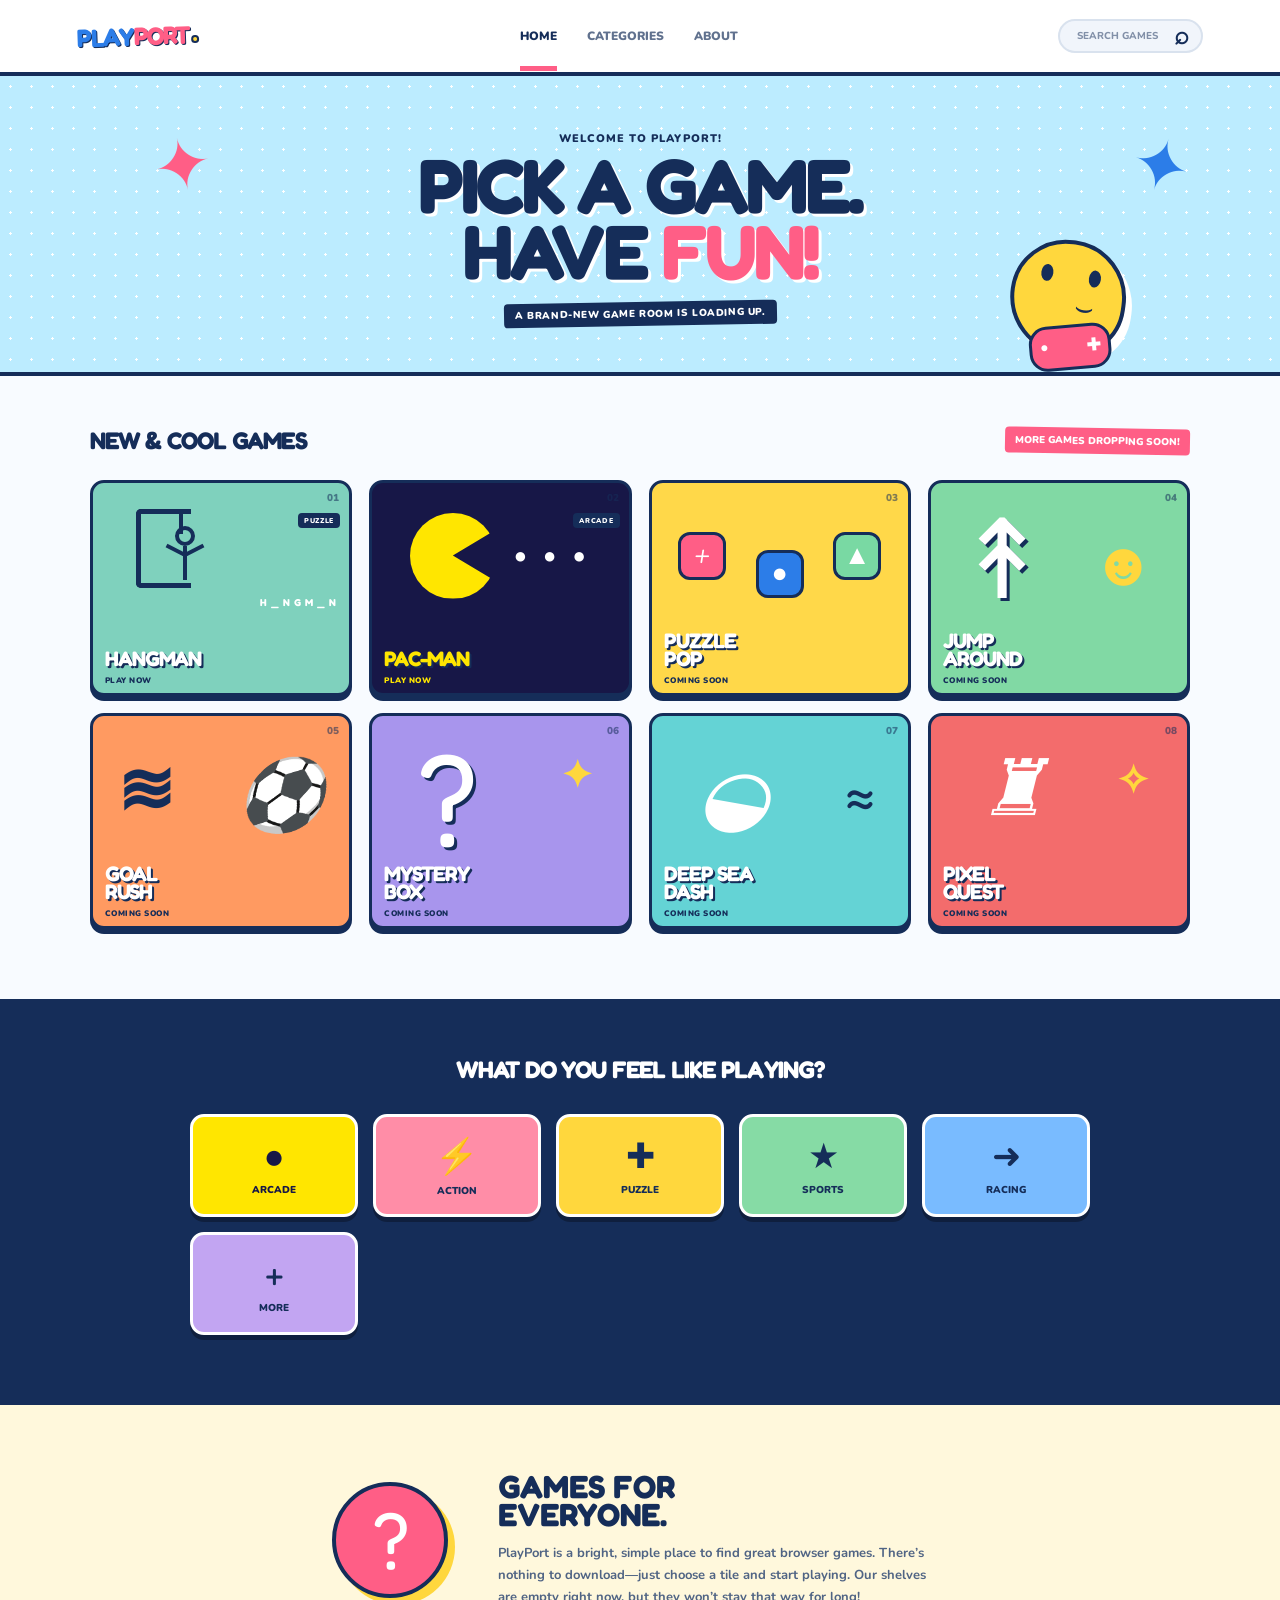
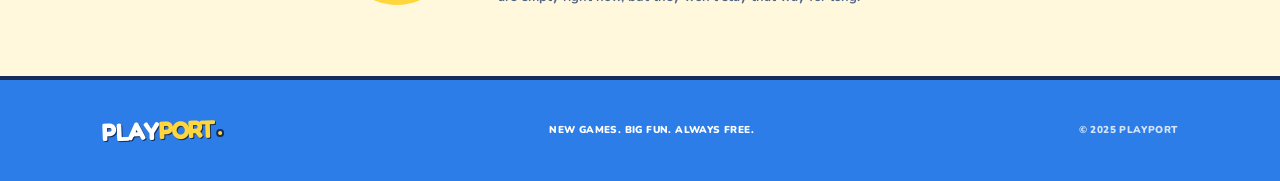
<file: index.html>
<!doctype html>
<html lang="en">
  <head>
    <meta charset="UTF-8" />
    <meta name="viewport" content="width=device-width, initial-scale=1.0" />
    <meta
      name="description"
      content="PlayPort is a colorful home for free browser games."
    />
    <title>PlayPort — Free Games</title>
    <link rel="preconnect" href="https://fonts.googleapis.com" />
    <link rel="preconnect" href="https://fonts.gstatic.com" crossorigin />
    <link
      href="https://fonts.googleapis.com/css2?family=Fredoka:wght@400;500;600;700&family=Nunito:wght@500;700;800;900&display=swap"
      rel="stylesheet"
    />
    <link rel="stylesheet" href="styles.css" />
  </head>
  <body>
    <!-- Site navigation -->
    <header class="topbar">
      <a class="logo" href="#top" aria-label="PlayPort home"
        ><span>PLAY</span><b>PORT</b><i></i
      ></a>
      <nav aria-label="Main navigation">
        <a class="selected" href="#games">HOME</a
        ><a href="#categories">CATEGORIES</a><a href="#about">ABOUT</a>
      </nav>
      <button class="search" type="button" aria-label="Search games">
        <span>SEARCH GAMES</span><b>⌕</b>
      </button>
    </header>
    <main id="top">
      <!-- Intro banner -->
      <section class="welcome" aria-labelledby="welcome-title">
        <div class="burst burst-left" aria-hidden="true">✦</div>
        <div>
          <p>WELCOME TO PLAYPORT!</p>
          <h1 id="welcome-title">PICK A GAME.<br />HAVE <em>FUN!</em></h1>
          <span class="under-title">A BRAND-NEW GAME ROOM IS LOADING UP.</span>
        </div>
        <div class="mascot" aria-hidden="true">
          <div class="face"><i></i><i></i><b>⌣</b></div>
          <span class="controller">● <b>✚</b></span>
        </div>
        <div class="burst burst-right" aria-hidden="true">✦</div>
      </section>

      <!-- Game library: add new game cards inside this grid -->
      <section class="game-area" id="games" aria-labelledby="games-title">
        <div class="area-heading">
          <h2 id="games-title">NEW &amp; COOL GAMES</h2>
          <span>MORE GAMES DROPPING SOON!</span>
        </div>
        <div class="game-grid">
          <a
            class="game-card card-hangman"
            id="hangman"
            href="https://hangman-game-sijv.onrender.com/"
            aria-label="Play Hangman"
          >
            <div class="card-number">01</div>
            <span class="game-badge">PUZZLE</span>
            <div class="card-art art-hangman" aria-hidden="true">
              <span class="gallows"></span>
              <i class="hang-head"></i>
              <b class="hang-body"></b>
              <em>H _ N G M _ N</em>
            </div>
            <h3>HANGMAN</h3>
            <p>PLAY NOW</p>
          </a>
          <a class="game-card card-pacman" href="games/pacman/index.html" aria-label="Play Pac-Man">
  <div class="card-number">02</div><span class="game-badge">ARCADE</span>
  <div class="card-art art-pacman" aria-hidden="true"><i></i><b>● ● ●</b></div>
  <h3>PAC-MAN</h3><p>PLAY NOW</p>
</a>
          <article class="game-card card-yellow">
            <div class="card-number">03</div>
            <div class="card-art art-puzzle">
              <i>+</i><b>●</b><span>▲</span>
            </div>
            <h3>PUZZLE<br />POP</h3>
            <p>COMING SOON</p>
          </article>
          <article class="game-card card-green">
            <div class="card-number">04</div>
            <div class="card-art art-jump"><i>↟</i><b>☻</b></div>
            <h3>JUMP<br />AROUND</h3>
            <p>COMING SOON</p>
          </article>
          <article class="game-card card-orange">
            <div class="card-number">05</div>
            <div class="card-art art-sport"><i>⚽</i><b>≋</b></div>
            <h3>GOAL<br />RUSH</h3>
            <p>COMING SOON</p>
          </article>
          <article class="game-card card-purple">
            <div class="card-number">06</div>
            <div class="card-art art-mystery"><i>?</i><b>✦</b></div>
            <h3>MYSTERY<br />BOX</h3>
            <p>COMING SOON</p>
          </article>
          <article class="game-card card-teal">
            <div class="card-number">07</div>
            <div class="card-art art-fish"><i>◒</i><b>≈</b></div>
            <h3>DEEP SEA<br />DASH</h3>
            <p>COMING SOON</p>
          </article>
          <article class="game-card card-red">
            <div class="card-number">08</div>
            <div class="card-art art-quest"><i>♜</i><b>✧</b></div>
            <h3>PIXEL<br />QUEST</h3>
            <p>COMING SOON</p>
          </article>
        </div>
      </section>

      <!-- Game categories -->
      <section
        class="category-section"
        id="categories"
        aria-labelledby="category-title"
      >
        <h2 id="category-title">WHAT DO YOU FEEL LIKE PLAYING?</h2>
        <div class="categories">
<a class="category cat-arcade" href="arcade.html"><span>●</span>ARCADE</a>
          <a class="category cat-action" href="action.html"
            ><span>⚡</span>ACTION</a
          >
          <a class="category cat-puzzle" href="puzzle.html"
            ><span>✚</span>PUZZLE</a
          >
          <a class="category cat-sport" href="sports.html"
            ><span>★</span>SPORTS</a
          >
          <a class="category cat-racing" href="racing.html"
            ><span>➜</span>RACING</a
          >
          <a class="category cat-more" href="more.html"><span>+</span>MORE</a>
        </div>
      </section>

      <!-- Site description -->
      <section class="about" id="about">
        <div class="info-orb" aria-hidden="true">?</div>
        <div>
          <h2>GAMES FOR<br />EVERYONE.</h2>
          <p>
            PlayPort is a bright, simple place to find great browser games.
            There’s nothing to download—just choose a tile and start playing.
            Our shelves are empty right now, but they won’t stay that way for
            long!
          </p>
        </div>
      </section>
    </main>

    <!-- Site footer -->
    <footer>
      <a class="logo" href="#top"><span>PLAY</span><b>PORT</b><i></i></a>
      <p>NEW GAMES. BIG FUN. ALWAYS FREE.</p>
      <small>© 2025 PLAYPORT</small>
    </footer>
  </body>
</html>
</file>
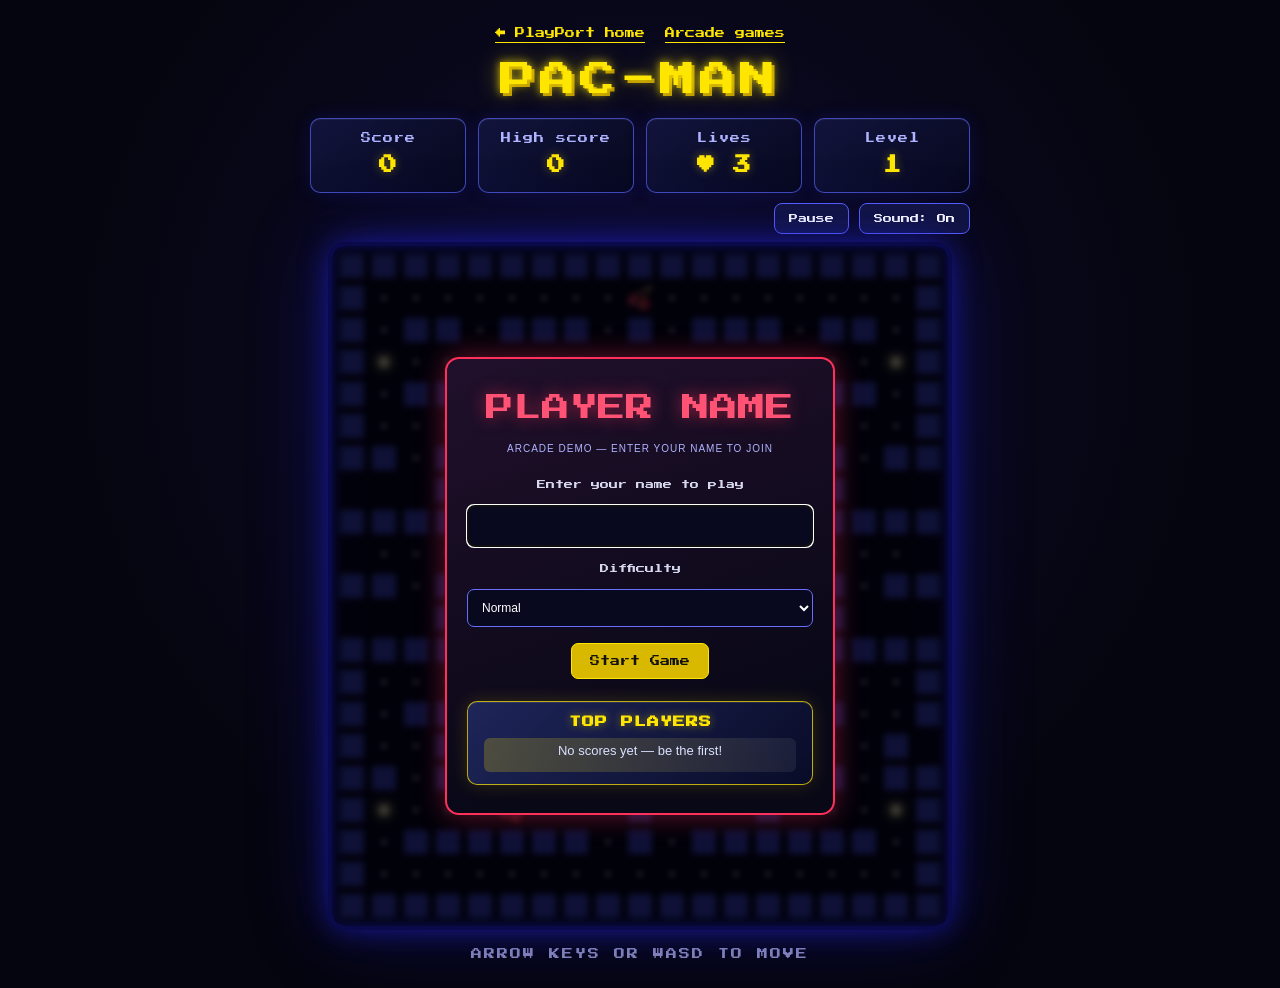
<file: games/pacman/index.html>
<!DOCTYPE html>
<html lang="en">
<head>
    <meta charset="UTF-8">
    <meta name="viewport" content="width=device-width, initial-scale=1.0">
    <title>Pac-Man</title>
    <link rel="icon" href="data:image/svg+xml,%3Csvg xmlns='http://www.w3.org/2000/svg' viewBox='0 0 32 32'%3E%3Ccircle cx='16' cy='16' r='15' fill='%23ffe600'/%3E%3Cpath d='M16 16 30 8a16 16 0 0 0 0 16z' fill='%2305050f'/%3E%3C/svg%3E">
    <link rel="stylesheet" href="pacman.css?v=auto-release-20261026">
    <script src="pacman-audio.js?v=auto-release-20261026"></script>
    <script src="pacman.js?v=auto-release-20261026"></script>
</head>
<body>
    <nav class="playport-nav" aria-label="PlayPort navigation"><a href="../../index.html">← PlayPort home</a><a href="../../arcade.html">Arcade games</a></nav>
    <main class="game-shell">
        <section class="hud" aria-label="Game status">
            <div class="hud-item"><span class="hud-label">Score</span><strong id="score">0</strong></div>
            <div class="hud-item"><span class="hud-label">High score</span><strong id="high-score">0</strong></div>
            <div class="hud-item"><span class="hud-label">Lives</span><strong id="lives">3</strong></div>
            <div class="hud-item"><span class="hud-label">Level</span><strong id="level">1</strong></div>
        </section>
        <div class="game-controls">
            <button id="pause-button" type="button">Pause</button>
            <button id="sound-button" type="button" aria-pressed="true">Sound: On</button>
        </div>
        <div class="board-wrap">
            <canvas id="board"></canvas>
            <div id="start-screen" class="game-over start-screen" aria-live="polite">
                <form id="start-form" class="game-over-card">
                    <p class="game-over-kicker">PLAYER NAME</p>
                    <p class="attract-hint">ARCADE DEMO — ENTER YOUR NAME TO JOIN</p>
                    <label class="name-label" for="player-name">Enter your name to play</label>
                    <input id="player-name" name="playerName" maxlength="16" autocomplete="nickname" required>
                    <label class="name-label" for="difficulty">Difficulty</label>
                    <select id="difficulty" name="difficulty">
                        <option value="easy">Easy</option>
                        <option value="normal" selected>Normal</option>
                        <option value="hard">Hard</option>
                    </select>
                    <button class="start-button" type="submit">Start Game</button>
                    <section class="leaderboard" aria-label="Top high scores">
                        <h2>TOP PLAYERS</h2>
                        <ol id="leaderboard-list"></ol>
                    </section>
                </form>
            </div>
            <div id="ready-overlay" class="ready-overlay" hidden>READY!</div>
            <div id="intermission-overlay" class="game-over intermission-overlay" aria-live="polite" hidden>
                <div class="game-over-card">
                    <p class="game-over-kicker">COFFEE BREAK</p>
                    <p id="intermission-caption" class="restart-hint">LEVEL COMPLETE</p>
                    <div class="intermission-scene" aria-hidden="true"><span class="scene-pacman">●</span><span class="scene-ghost">●</span></div>
                </div>
            </div>
            <div id="kill-screen" class="game-over kill-screen" aria-live="assertive" hidden>
                <div class="game-over-card">
                    <p class="game-over-kicker">LEVEL 256</p>
                    <p class="final-score">MAZE CORRUPTION</p>
                    <p class="restart-hint">The arcade cabinet has reached its infamous kill screen.</p>
                </div>
            </div>
            <div id="game-over" class="game-over" aria-live="polite" hidden>
                <div class="game-over-card">
                    <p class="game-over-kicker">GAME OVER</p>
                    <p class="final-score">Score <strong id="final-score">0</strong></p>
                    <p class="restart-hint">Level <span id="final-level">1</span></p>
                    <p class="restart-hint">Press any key to play again</p>
                </div>
            </div>
        </div>
        <nav class="touch-controls" aria-label="Touch movement controls">
            <button type="button" data-direction="U" aria-label="Move up">▲</button>
            <div><button type="button" data-direction="L" aria-label="Move left">◀</button><button type="button" data-direction="D" aria-label="Move down">▼</button><button type="button" data-direction="R" aria-label="Move right">▶</button></div>
        </nav>
    </main>
</body>
</html>
</file>
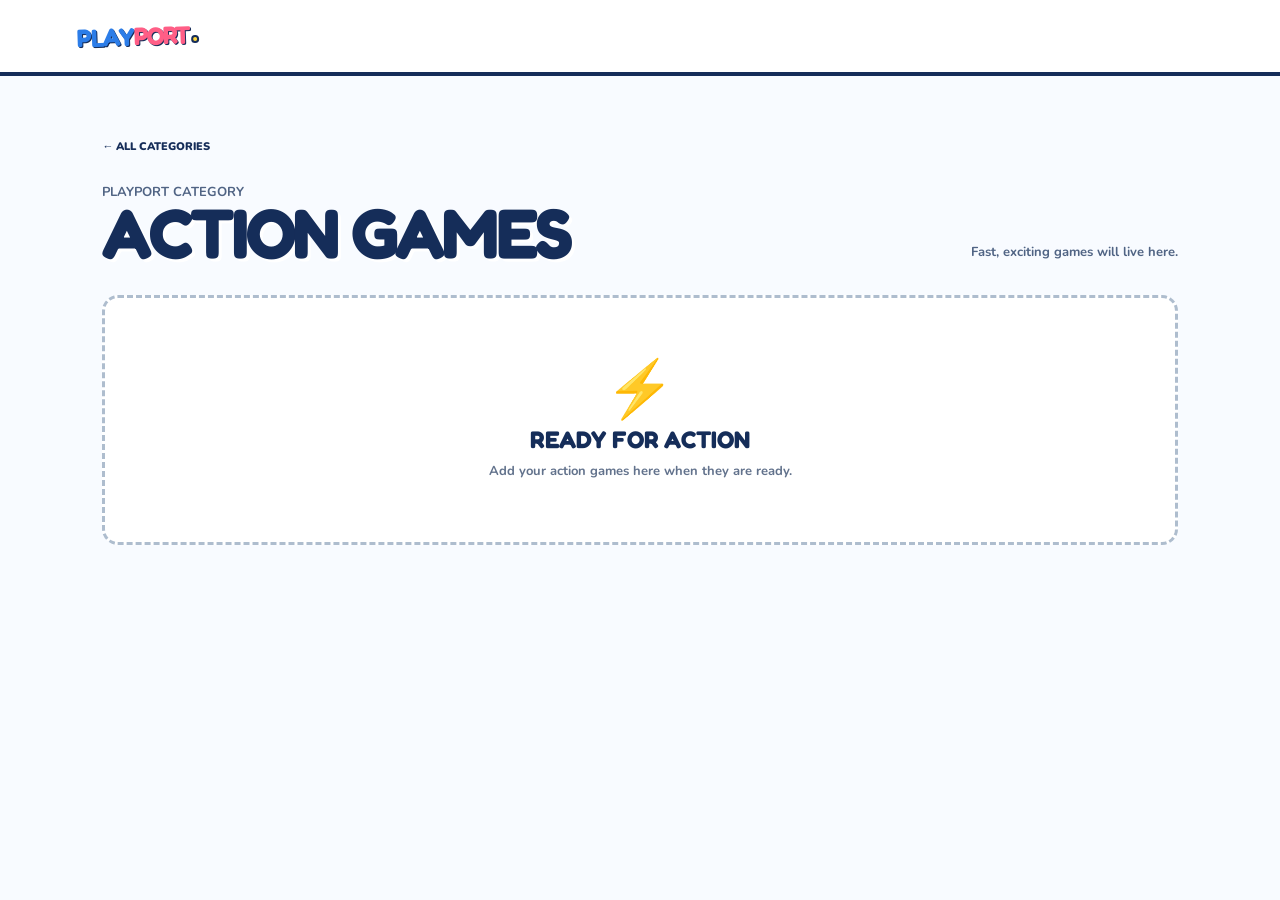
<file: action.html>
<!doctype html>
<html lang="en">
  <head>
    <meta charset="UTF-8" />
    <meta name="viewport" content="width=device-width, initial-scale=1.0" />
    <title>Action Games — PlayPort</title>
    <link rel="preconnect" href="https://fonts.googleapis.com" />
    <link rel="preconnect" href="https://fonts.gstatic.com" crossorigin />
    <link
      href="https://fonts.googleapis.com/css2?family=Fredoka:wght@400;500;600;700&family=Nunito:wght@500;700;800;900&display=swap"
      rel="stylesheet"
    />
    <link rel="stylesheet" href="styles.css" />
  </head>
  <body>
    <header class="topbar">
      <a class="logo" href="index.html"><span>PLAY</span><b>PORT</b><i></i></a>
    </header>
    <main class="category-page">
      <a class="back-link" href="index.html#categories">← ALL CATEGORIES</a>
      <div class="category-page__heading">
        <div>
          <p>PLAYPORT CATEGORY</p>
          <h1>ACTION GAMES</h1>
        </div>
        <p>Fast, exciting games will live here.</p>
      </div>
      <section class="empty-category">
        <div>
          <span>⚡</span>
          <h2>READY FOR ACTION</h2>
          <p>Add your action games here when they are ready.</p>
        </div>
      </section>
    </main>
  </body>
</html>
</file>
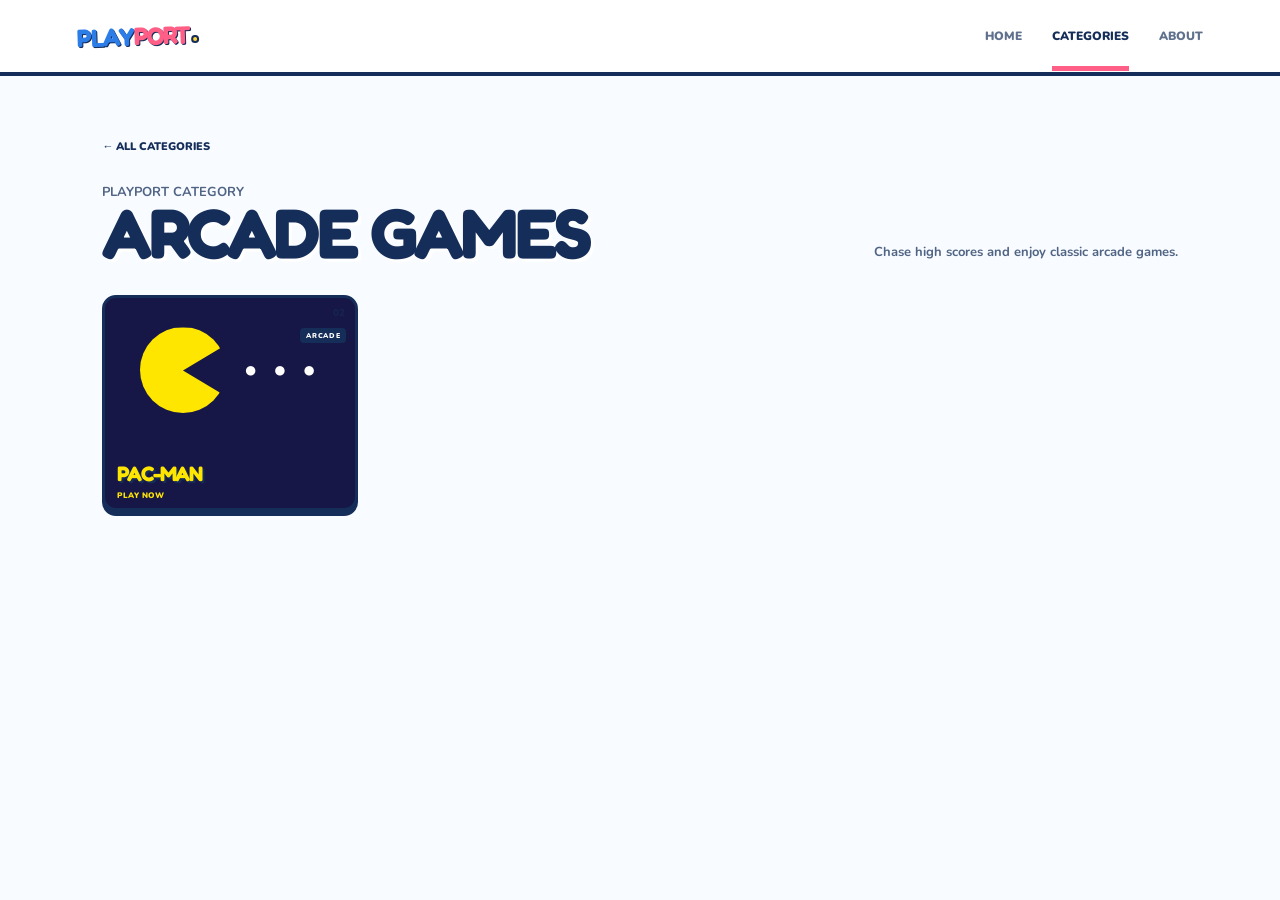
<file: arcade.html>
<!doctype html>
<html lang="en">
  <head>
    <meta charset="UTF-8" />
    <meta name="viewport" content="width=device-width, initial-scale=1.0" />
    <meta name="description" content="Arcade games on PlayPort." />
    <title>Arcade Games — PlayPort</title>
    <link rel="preconnect" href="https://fonts.googleapis.com" />
    <link rel="preconnect" href="https://fonts.gstatic.com" crossorigin />
    <link
      href="https://fonts.googleapis.com/css2?family=Fredoka:wght@400;500;600;700&family=Nunito:wght@500;700;800;900&display=swap"
      rel="stylesheet"
    />
    <link rel="stylesheet" href="styles.css" />
  </head>
  <body>
    <header class="topbar">
      <a class="logo" href="index.html" aria-label="PlayPort home"
        ><span>PLAY</span><b>PORT</b><i></i
      ></a>
      <nav aria-label="Main navigation">
        <a href="index.html">HOME</a
        ><a class="selected" href="arcade.html">CATEGORIES</a
        ><a href="index.html#about">ABOUT</a>
      </nav>
    </header>
    <main class="category-page">
      <a class="back-link" href="index.html#categories">← ALL CATEGORIES</a>
      <div class="category-page__heading">
        <div>
          <p>PLAYPORT CATEGORY</p>
          <h1>ARCADE GAMES</h1>
        </div>
        <p>Chase high scores and enjoy classic arcade games.</p>
      </div>
      <div class="game-grid">
<a class="game-card card-pacman" href="games/pacman/index.html" aria-label="Play Pac-Man">
  <div class="card-number">02</div><span class="game-badge">ARCADE</span>
  <div class="card-art art-pacman" aria-hidden="true"><i></i><b>● ● ●</b></div>
  <h3>PAC-MAN</h3><p>PLAY NOW</p>
</a>
</div>
    </main>
  </body>
</html>
</file>
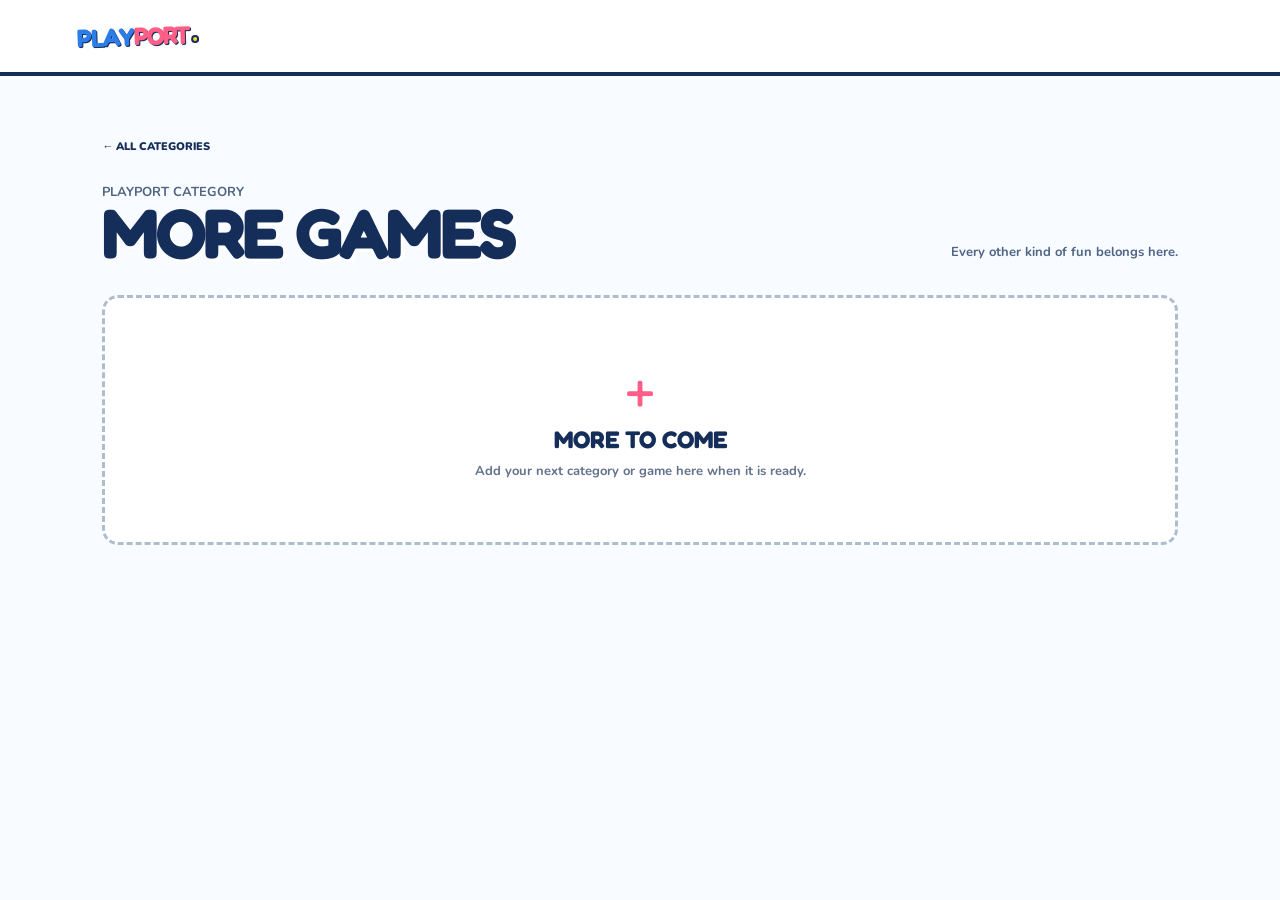
<file: more.html>
<!doctype html>
<html lang="en">
  <head>
    <meta charset="UTF-8" />
    <meta name="viewport" content="width=device-width, initial-scale=1.0" />
    <title>More Games — PlayPort</title>
    <link rel="preconnect" href="https://fonts.googleapis.com" />
    <link rel="preconnect" href="https://fonts.gstatic.com" crossorigin />
    <link
      href="https://fonts.googleapis.com/css2?family=Fredoka:wght@400;500;600;700&family=Nunito:wght@500;700;800;900&display=swap"
      rel="stylesheet"
    />
    <link rel="stylesheet" href="styles.css" />
  </head>
  <body>
    <header class="topbar">
      <a class="logo" href="index.html"><span>PLAY</span><b>PORT</b><i></i></a>
    </header>
    <main class="category-page">
      <a class="back-link" href="index.html#categories">← ALL CATEGORIES</a>
      <div class="category-page__heading">
        <div>
          <p>PLAYPORT CATEGORY</p>
          <h1>MORE GAMES</h1>
        </div>
        <p>Every other kind of fun belongs here.</p>
      </div>
      <section class="empty-category">
        <div>
          <span>+</span>
          <h2>MORE TO COME</h2>
          <p>Add your next category or game here when it is ready.</p>
        </div>
      </section>
    </main>
  </body>
</html>
</file>
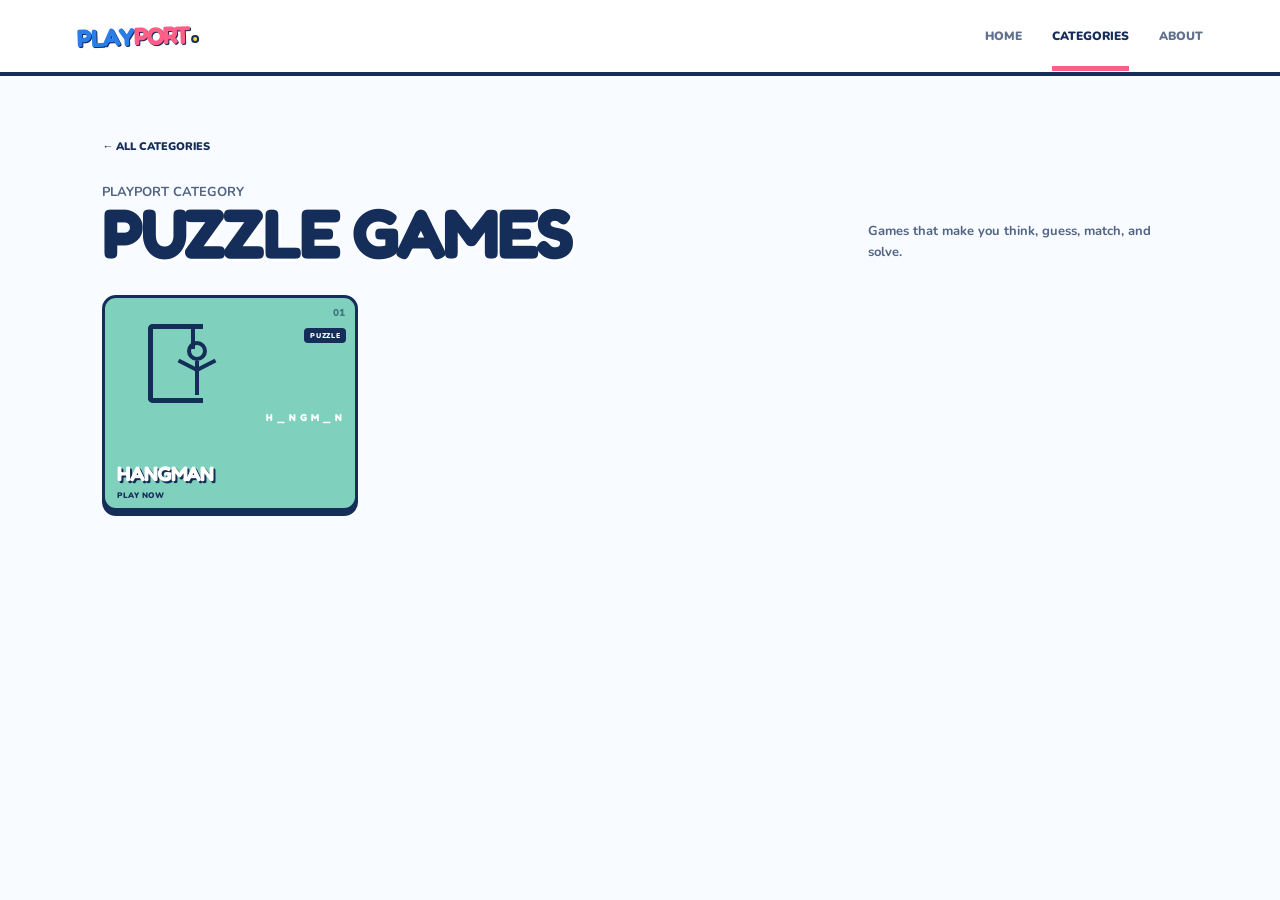
<file: puzzle.html>
<!doctype html>
<html lang="en">
  <head>
    <meta charset="UTF-8" />
    <meta name="viewport" content="width=device-width, initial-scale=1.0" />
    <meta name="description" content="Puzzle games on PlayPort." />
    <title>Puzzle Games — PlayPort</title>
    <link rel="preconnect" href="https://fonts.googleapis.com" />
    <link rel="preconnect" href="https://fonts.gstatic.com" crossorigin />
    <link
      href="https://fonts.googleapis.com/css2?family=Fredoka:wght@400;500;600;700&family=Nunito:wght@500;700;800;900&display=swap"
      rel="stylesheet"
    />
    <link rel="stylesheet" href="styles.css" />
  </head>
  <body>
    <header class="topbar">
      <a class="logo" href="index.html" aria-label="PlayPort home"
        ><span>PLAY</span><b>PORT</b><i></i
      ></a>
      <nav aria-label="Main navigation">
        <a href="index.html">HOME</a
        ><a class="selected" href="puzzle.html">CATEGORIES</a
        ><a href="index.html#about">ABOUT</a>
      </nav>
    </header>
    <main class="category-page">
      <a class="back-link" href="index.html#categories">← ALL CATEGORIES</a>
      <div class="category-page__heading">
        <div>
          <p>PLAYPORT CATEGORY</p>
          <h1>PUZZLE GAMES</h1>
        </div>
        <p>Games that make you think, guess, match, and solve.</p>
      </div>
      <div class="game-grid">
        <a
          class="game-card card-hangman"
          href="https://hangman-game-sijv.onrender.com/"
          aria-label="Play Hangman"
          ><div class="card-number">01</div>
          <span class="game-badge">PUZZLE</span>
          <div class="card-art art-hangman" aria-hidden="true">
            <span class="gallows"></span><i class="hang-head"></i
            ><b class="hang-body"></b><em>H _ N G M _ N</em>
          </div>
          <h3>HANGMAN</h3>
          <p>PLAY NOW</p></a
        >
      </div>
    </main>
  </body>
</html>
</file>
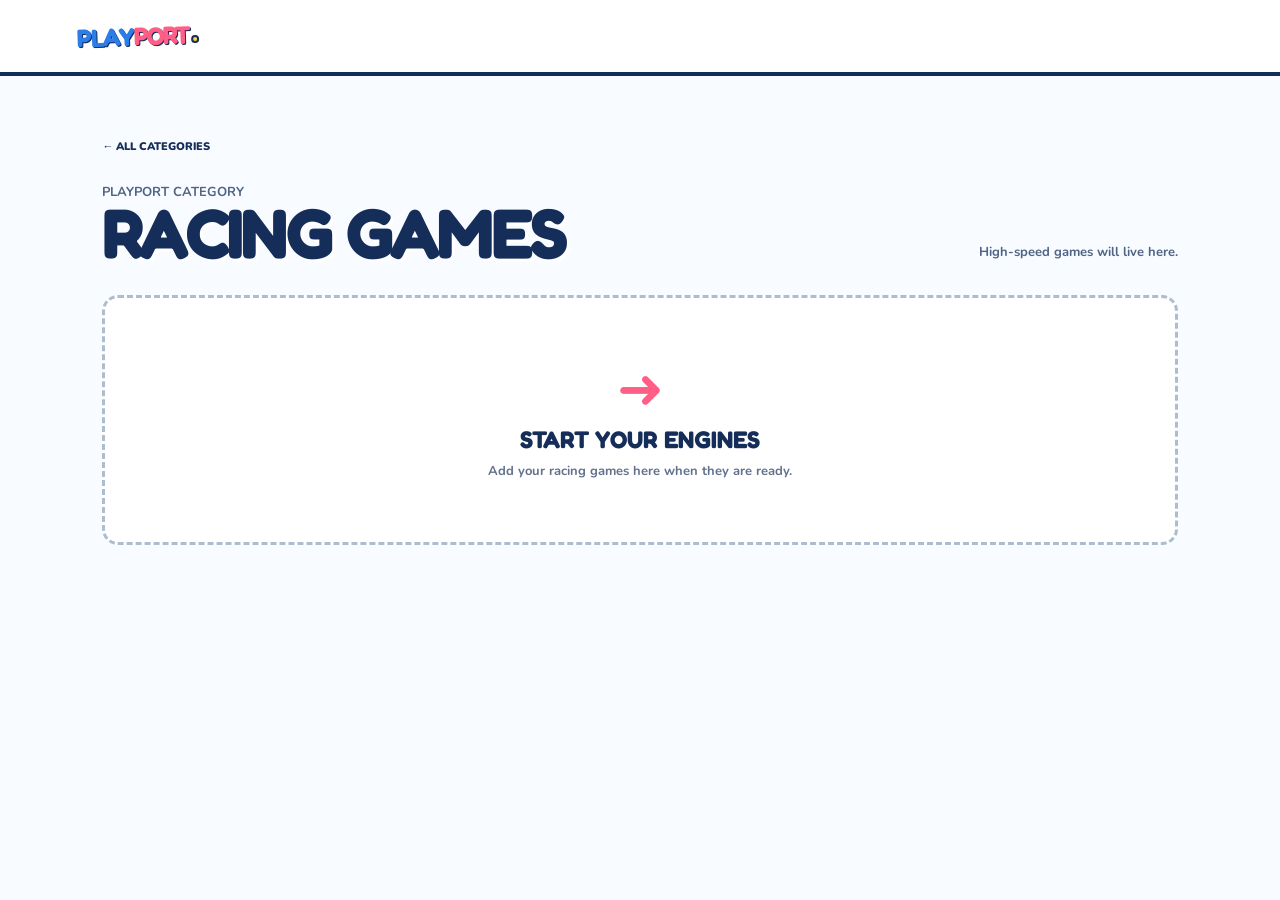
<file: racing.html>
<!doctype html>
<html lang="en">
  <head>
    <meta charset="UTF-8" />
    <meta name="viewport" content="width=device-width, initial-scale=1.0" />
    <title>Racing Games — PlayPort</title>
    <link rel="preconnect" href="https://fonts.googleapis.com" />
    <link rel="preconnect" href="https://fonts.gstatic.com" crossorigin />
    <link
      href="https://fonts.googleapis.com/css2?family=Fredoka:wght@400;500;600;700&family=Nunito:wght@500;700;800;900&display=swap"
      rel="stylesheet"
    />
    <link rel="stylesheet" href="styles.css" />
  </head>
  <body>
    <header class="topbar">
      <a class="logo" href="index.html"><span>PLAY</span><b>PORT</b><i></i></a>
    </header>
    <main class="category-page">
      <a class="back-link" href="index.html#categories">← ALL CATEGORIES</a>
      <div class="category-page__heading">
        <div>
          <p>PLAYPORT CATEGORY</p>
          <h1>RACING GAMES</h1>
        </div>
        <p>High-speed games will live here.</p>
      </div>
      <section class="empty-category">
        <div>
          <span>➜</span>
          <h2>START YOUR ENGINES</h2>
          <p>Add your racing games here when they are ready.</p>
        </div>
      </section>
    </main>
  </body>
</html>
</file>
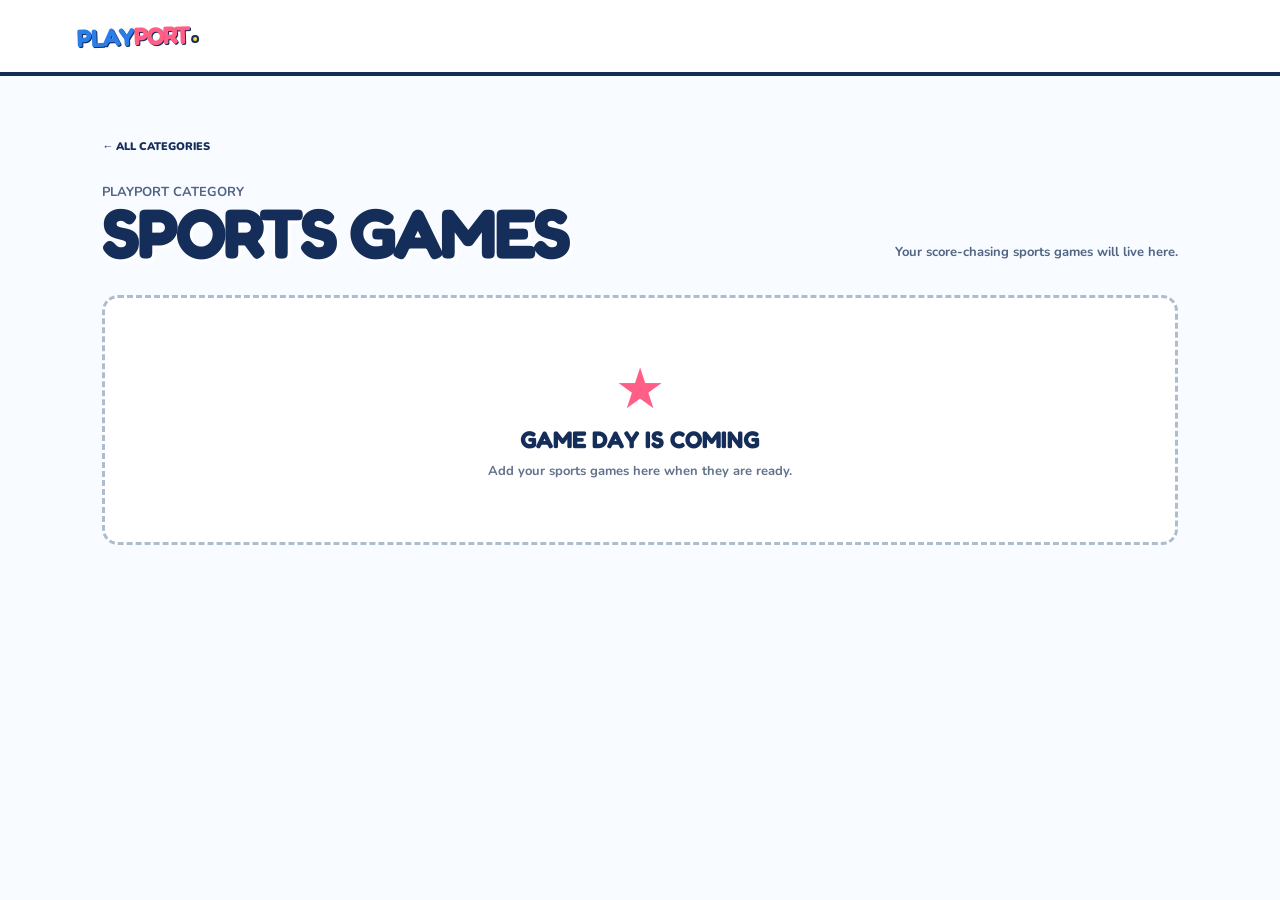
<file: sports.html>
<!doctype html>
<html lang="en">
  <head>
    <meta charset="UTF-8" />
    <meta name="viewport" content="width=device-width, initial-scale=1.0" />
    <title>Sports Games — PlayPort</title>
    <link rel="preconnect" href="https://fonts.googleapis.com" />
    <link rel="preconnect" href="https://fonts.gstatic.com" crossorigin />
    <link
      href="https://fonts.googleapis.com/css2?family=Fredoka:wght@400;500;600;700&family=Nunito:wght@500;700;800;900&display=swap"
      rel="stylesheet"
    />
    <link rel="stylesheet" href="styles.css" />
  </head>
  <body>
    <header class="topbar">
      <a class="logo" href="index.html"><span>PLAY</span><b>PORT</b><i></i></a>
    </header>
    <main class="category-page">
      <a class="back-link" href="index.html#categories">← ALL CATEGORIES</a>
      <div class="category-page__heading">
        <div>
          <p>PLAYPORT CATEGORY</p>
          <h1>SPORTS GAMES</h1>
        </div>
        <p>Your score-chasing sports games will live here.</p>
      </div>
      <section class="empty-category">
        <div>
          <span>★</span>
          <h2>GAME DAY IS COMING</h2>
          <p>Add your sports games here when they are ready.</p>
        </div>
      </section>
    </main>
  </body>
</html>
</file>
<file: styles.css>
:root {
  --navy: #152d59;
  --blue: #2c7de8;
  --sky: #bcecff;
  --cream: #fff8dc;
  --pink: #ff5e86;
  --yellow: #ffd73d;
  --font: "Nunito", sans-serif;
  --round: "Fredoka", sans-serif;
}

/* Base styles */
* {
  box-sizing: border-box;
}
html {
  scroll-behavior: smooth;
}
body {
  margin: 0;
  color: var(--navy);
  background: var(--cream);
  font-family: var(--font);
}
a {
  color: inherit;
}

/* Header and navigation */
.topbar {
  min-height: 76px;
  padding: 0 6vw;
  display: flex;
  align-items: center;
  justify-content: space-between;
  gap: 25px;
  background: #fff;
  border-bottom: 4px solid var(--navy);
}
.logo {
  position: relative;
  display: inline-flex;
  align-items: baseline;
  font-family: var(--round);
  font-size: 25px;
  font-weight: 700;
  letter-spacing: -1.7px;
  text-decoration: none;
  transform: rotate(-2deg);
}
.logo span {
  color: var(--blue);
  text-shadow: 1px 1px 0 var(--navy);
}
.logo b {
  color: var(--pink);
  text-shadow: 1px 1px 0 var(--navy);
}
.logo i {
  width: 8px;
  height: 8px;
  margin-left: 2px;
  background: var(--yellow);
  border: 2px solid var(--navy);
  border-radius: 50%;
}
nav {
  display: flex;
  gap: 30px;
}
nav a {
  padding: 27px 0 22px;
  color: #60718e;
  font-size: 12px;
  font-weight: 900;
  text-decoration: none;
}
nav a.selected {
  color: var(--navy);
  border-bottom: 5px solid var(--pink);
}
.search {
  padding: 8px 12px 8px 17px;
  display: flex;
  align-items: center;
  gap: 16px;
  color: #8290a8;
  background: #f1f5fb;
  border: 2px solid #d9e2ee;
  border-radius: 23px;
  font: 800 10px var(--font);
}
.search b {
  color: var(--navy);
  font-size: 25px;
  line-height: 14px;
}

/* Welcome banner */
.welcome {
  min-height: 300px;
  padding: 46px 9vw 37px;
  position: relative;
  display: flex;
  justify-content: center;
  align-items: center;
  overflow: hidden;
  text-align: center;
  background: var(--sky);
  background-image: radial-gradient(#fff 1.4px, transparent 1.4px);
  background-size: 21px 21px;
  border-bottom: 4px solid var(--navy);
}
.welcome p {
  margin: 0 0 6px;
  font-size: 11px;
  font-weight: 900;
  letter-spacing: 1px;
}
h1,
h2,
h3 {
  font-family: var(--round);
  font-weight: 700;
}
h1 {
  margin: 0;
  font-size: clamp(45px, 6vw, 78px);
  line-height: 0.86;
  letter-spacing: -3px;
  text-shadow: 3px 3px 0 #fff;
}
h1 em {
  color: var(--pink);
  font-style: normal;
}
.under-title {
  display: inline-block;
  margin-top: 18px;
  padding: 5px 11px;
  color: #fff;
  background: var(--navy);
  border-radius: 4px;
  font-size: 10px;
  font-weight: 900;
  letter-spacing: 0.6px;
  transform: rotate(-1deg);
}
.mascot {
  position: absolute;
  right: 12vw;
  bottom: 16px;
  width: 116px;
  height: 116px;
  background: var(--yellow);
  border: 4px solid var(--navy);
  border-radius: 49% 51% 47% 53%;
  transform: rotate(8deg);
  box-shadow: 7px 7px 0 #fff;
}
.face {
  position: absolute;
  top: 23px;
  left: 24px;
  right: 24px;
  height: 44px;
  display: flex;
  justify-content: space-between;
  align-items: start;
}
.face i {
  width: 12px;
  height: 17px;
  background: var(--navy);
  border-radius: 50%;
}
.face b {
  position: absolute;
  top: 19px;
  left: 37px;
  font: 30px var(--round);
}
.controller {
  position: absolute;
  bottom: -17px;
  left: 22px;
  min-width: 82px;
  padding: 8px;
  display: flex;
  justify-content: space-between;
  color: #fff;
  background: var(--pink);
  border: 3px solid var(--navy);
  border-radius: 18px;
  font-size: 14px;
  transform: rotate(-13deg);
}
.controller b {
  font-size: 17px;
}
.burst {
  position: absolute;
  color: var(--pink);
  font-size: 70px;
}
.burst-left {
  left: 12vw;
  top: 42px;
  transform: rotate(-12deg);
}
.burst-right {
  right: 7vw;
  top: 43px;
  color: var(--blue);
  transform: rotate(16deg);
}

/* Game library */
.game-area {
  padding: 50px 7vw 70px;
  background: #f8fbff;
}
.area-heading {
  display: flex;
  justify-content: space-between;
  align-items: center;
  margin-bottom: 25px;
}
.area-heading h2,
.category-section h2 {
  margin: 0;
  font-size: 24px;
  letter-spacing: -0.8px;
}
.area-heading span {
  padding: 6px 10px;
  color: #fff;
  background: var(--pink);
  border-radius: 4px;
  font-size: 10px;
  font-weight: 900;
  transform: rotate(1deg);
}
.game-grid {
  display: grid;
  grid-template-columns: repeat(4, 1fr);
  gap: 17px;
}
.game-card {
  min-height: 216px;
  position: relative;
  padding: 11px;
  overflow: hidden;
  border: 3px solid var(--navy);
  border-radius: 14px;
  box-shadow: 0 5px 0 var(--navy);
  transition:
    transform 0.18s ease,
    box-shadow 0.18s ease;
}
.game-card:hover {
  transform: translateY(-5px) rotate(-1deg);
  box-shadow: 0 10px 0 var(--navy);
}
.card-number {
  position: absolute;
  right: 10px;
  top: 8px;
  color: rgba(21, 45, 89, 0.55);
  font-size: 10px;
  font-weight: 900;
}
.game-card h3 {
  position: absolute;
  left: 12px;
  bottom: 26px;
  margin: 0;
  color: #fff;
  font-size: 21px;
  line-height: 0.83;
  letter-spacing: -1px;
  text-shadow: 2px 2px 0 var(--navy);
}
.game-card p {
  position: absolute;
  bottom: 7px;
  left: 12px;
  margin: 0;
  color: var(--navy);
  font-size: 8px;
  font-weight: 900;
  letter-spacing: 0.5px;
}
.card-hangman {
  display: block;
  background: #7fd1bd;
  text-decoration: none;
}

.game-badge {
  position: absolute;
  top: 30px;
  right: 9px;
  z-index: 1;
  padding: 3px 6px;
  color: white;
  background: var(--navy);
  border-radius: 4px;
  font-size: 7px;
  font-weight: 900;
  letter-spacing: 0.7px;
}
.card-blue {
  background: #74baff;
}
.card-yellow {
  background: #ffd849;
}
.card-green {
  background: #81d9a4;
}
.card-orange {
  background: #ff9a61;
}
.card-purple {
  background: #a895ed;
}
.card-teal {
  background: #64d3d5;
}
.card-red {
  background: #f36c6c;
}

/* Game card illustrations */
.card-art {
  position: absolute;
  top: 20px;
  left: 12px;
  right: 12px;
  height: 105px;
  color: var(--navy);
}

.art-hangman {
  font-family: var(--round);
}

.gallows {
  position: absolute;
  top: 6px;
  left: 31px;
  width: 55px;
  height: 79px;
  border-top: 5px solid var(--navy);
  border-left: 5px solid var(--navy);
  border-bottom: 5px solid var(--navy);
  border-radius: 5px 0 0 5px;
}

.gallows::after {
  position: absolute;
  top: 0;
  right: 8px;
  width: 4px;
  height: 20px;
  background: var(--navy);
  content: "";
}

.hang-head {
  position: absolute;
  top: 23px;
  left: 70px;
  width: 20px;
  height: 20px;
  border: 4px solid var(--navy);
  border-radius: 50%;
}

.hang-body {
  position: absolute;
  top: 43px;
  left: 78px;
  width: 4px;
  height: 34px;
  background: var(--navy);
}

.hang-body::before,
.hang-body::after {
  position: absolute;
  top: 8px;
  width: 23px;
  height: 4px;
  background: var(--navy);
  content: "";
}

.hang-body::before {
  right: 0;
  transform: rotate(27deg);
  transform-origin: right;
}

.hang-body::after {
  left: 0;
  transform: rotate(-27deg);
  transform-origin: left;
}

.art-hangman em {
  position: absolute;
  right: 0;
  bottom: 0;
  color: white;
  font-size: 10px;
  font-style: normal;
  font-weight: 700;
  letter-spacing: 1px;
}
.art-space i {
  position: absolute;
  left: 15px;
  top: 2px;
  color: var(--yellow);
  font-size: 37px;
  text-shadow: 2px 2px var(--navy);
}
.art-space b {
  position: absolute;
  top: 28px;
  right: 19px;
  color: #fff;
  font-size: 74px;
  transform: rotate(-20deg);
}
.art-puzzle {
  display: flex;
  align-items: center;
  justify-content: space-around;
}
.art-puzzle i,
.art-puzzle b,
.art-puzzle span {
  display: grid;
  width: 48px;
  height: 48px;
  place-items: center;
  border: 3px solid var(--navy);
  border-radius: 12px;
  color: #fff;
  background: var(--pink);
  font-size: 27px;
}
.art-puzzle b {
  margin-top: 36px;
  background: var(--blue);
}
.art-puzzle span {
  background: #79d9a3;
}
.art-jump i {
  position: absolute;
  left: 13px;
  color: #fff;
  font: 110px/1 var(--round);
  text-shadow: 3px 3px var(--navy);
}
.art-jump b {
  position: absolute;
  right: 20px;
  bottom: 1px;
  color: var(--yellow);
  font-size: 61px;
}
.art-sport i {
  position: absolute;
  right: 13px;
  top: 12px;
  color: #fff;
  font-size: 70px;
}
.art-sport b {
  position: absolute;
  left: 12px;
  bottom: 4px;
  font-size: 69px;
}
.art-mystery i {
  position: absolute;
  left: 31px;
  top: -17px;
  color: #fff;
  font: 130px var(--round);
  text-shadow: 3px 3px var(--navy);
}
.art-mystery b {
  position: absolute;
  right: 24px;
  top: 14px;
  color: var(--yellow);
  font-size: 38px;
}
.art-fish i {
  position: absolute;
  left: 35px;
  top: 6px;
  color: #fff;
  font-size: 80px;
  transform: rotate(10deg);
}
.art-fish b {
  position: absolute;
  right: 20px;
  bottom: 7px;
  font-size: 53px;
}
.art-quest i {
  position: absolute;
  left: 35px;
  top: 0;
  color: #fff;
  font-size: 78px;
}
.art-quest b {
  position: absolute;
  right: 25px;
  top: 18px;
  color: var(--yellow);
  font-size: 40px;
}

/* Game category labels */
.category-section {
  padding: 56px 8vw 70px;
  text-align: center;
  background: var(--navy);
  color: #fff;
}
.categories {
  max-width: 900px;
  margin: 30px auto 0;
  display: grid;
  grid-template-columns: repeat(5, 1fr);
  gap: 15px;
}
.category {
  min-height: 103px;
  display: flex;
  flex-direction: column;
  align-items: center;
  justify-content: center;
  gap: 7px;
  color: var(--navy);
  border: 3px solid #fff;
  border-radius: 14px;
  font-size: 10px;
  font-weight: 900;
  text-decoration: none;
  box-shadow: 0 5px 0 rgba(0, 0, 0, 0.3);
  transition: transform 0.18s ease;
}
.category:hover {
  transform: translateY(-4px);
}
.category span {
  font: 35px var(--round);
}
.cat-action {
  background: #ff8da7;
}
.cat-puzzle {
  background: var(--yellow);
}
.cat-sport {
  background: #86dba5;
}
.cat-racing {
  background: #79bbff;
}
.cat-more {
  background: #c2a5f2;
}

/* About section */
.about {
  padding: 68px 15vw;
  display: flex;
  align-items: center;
  justify-content: center;
  gap: 50px;
  background: var(--cream);
}
.info-orb {
  flex: 0 0 auto;
  width: 116px;
  height: 116px;
  display: grid;
  place-items: center;
  color: #fff;
  background: var(--pink);
  border: 4px solid var(--navy);
  border-radius: 50%;
  box-shadow: 7px 7px 0 var(--yellow);
  font: 80px/0.8 var(--round);
}
.about h2 {
  margin: 0 0 13px;
  font-size: 32px;
  line-height: 0.87;
}
.about p {
  max-width: 450px;
  margin: 0;
  color: #506484;
  font-size: 13px;
  font-weight: 700;
  line-height: 1.7;
}

/* Category pages */
.category-page {
  min-height: calc(100vh - 76px);
  padding: 58px 8vw 80px;
  background: #f8fbff;
}

.back-link {
  display: inline-flex;
  align-items: center;
  gap: 8px;
  margin-bottom: 28px;
  color: var(--navy);
  font-size: 11px;
  font-weight: 900;
  text-decoration: none;
}

.category-page__heading {
  display: flex;
  align-items: end;
  justify-content: space-between;
  gap: 24px;
  margin-bottom: 32px;
}

.category-page__heading h1 {
  font-size: clamp(42px, 6vw, 70px);
}

.category-page__heading p {
  max-width: 310px;
  margin: 0;
  color: #506484;
  font-size: 13px;
  font-weight: 700;
  line-height: 1.6;
}

.category-page .game-grid {
  max-width: 1100px;
}

.empty-category {
  min-height: 250px;
  display: grid;
  place-items: center;
  padding: 35px;
  color: var(--navy);
  text-align: center;
  background: white;
  border: 3px dashed #aebdce;
  border-radius: 16px;
}

.empty-category span {
  display: block;
  margin-bottom: 10px;
  color: var(--pink);
  font: 56px/1 var(--round);
}

.empty-category h2 {
  margin: 0 0 8px;
  font-size: 24px;
}

.empty-category p {
  max-width: 360px;
  margin: 0;
  color: #62728c;
  font-size: 13px;
  font-weight: 700;
}

/* Footer */
footer {
  min-height: 105px;
  padding: 25px 8vw;
  display: flex;
  align-items: center;
  justify-content: space-between;
  gap: 25px;
  color: #fff;
  background: var(--blue);
  border-top: 4px solid var(--navy);
}
footer .logo span {
  color: #fff;
}
footer .logo b {
  color: var(--yellow);
}
footer p,
footer small {
  margin: 0;
  font-size: 10px;
  font-weight: 900;
  letter-spacing: 0.4px;
}
footer small {
  opacity: 0.8;
}

/* Responsive layout */
@media (max-width: 800px) {
  nav {
    display: none;
  }
  .topbar {
    padding: 0 5vw;
  }
  .game-grid {
    grid-template-columns: repeat(2, 1fr);
  }
  .mascot {
    right: 5vw;
    transform: scale(0.75) rotate(8deg);
    transform-origin: bottom right;
  }
  .burst-left {
    left: 6vw;
  }
  .burst-right {
    display: none;
  }
  .categories {
    grid-template-columns: repeat(3, 1fr);
  }
  .about {
    padding: 55px 9vw;
  }
  .search span {
    display: none;
  }
  .search {
    padding: 7px 9px;
  }
}
@media (max-width: 500px) {
  .welcome {
    min-height: 260px;
  }
  .mascot {
    display: none;
  }
  .game-area {
    padding: 42px 5vw 60px;
  }
  .category-page {
    padding: 42px 5vw 60px;
  }
  .category-page__heading {
    align-items: start;
    flex-direction: column;
  }
  .area-heading {
    align-items: start;
    gap: 12px;
    flex-direction: column;
  }
  .game-grid {
    gap: 12px;
  }
  .game-card {
    min-height: 180px;
  }
  .game-card h3 {
    font-size: 17px;
  }
  .categories {
    grid-template-columns: repeat(2, 1fr);
  }
  .about {
    flex-direction: column;
    gap: 30px;
    text-align: center;
  }
  .info-orb {
    width: 95px;
    height: 95px;
    font-size: 65px;
  }
  footer {
    flex-wrap: wrap;
  }
  footer p {
    order: 3;
    width: 100%;
  }
}

/* Pac-Man and its Arcade category. */
.card-pacman { background: #171747; color: #fff; }
.card-pacman h3, .card-pacman p { color: #ffe600; }
.art-pacman { display:flex; align-items:center; justify-content:center; gap:18px; }
.art-pacman i { display:block; width:86px; height:86px; border-radius:50%; background:#ffe600; clip-path:polygon(0 0,100% 0,100% 20%,50% 50%,100% 80%,100% 100%,0 100%); }
.art-pacman b { color:#fff; font-size:22px; letter-spacing:5px; }
.cat-arcade { background:#ffe600; color:#171747; }
</file>
<file: games/pacman/pacman.css>
/* body {
  text-align: center;
}
*/

/* #board {
  background-color: black;
}
*/

/* ==========================================================================
   PAC-MAN STYLES
   Works with your existing HTML (just a <canvas id="board">).
   The title and controls hint are drawn with CSS, so no HTML changes needed.
   ========================================================================== */

/* Retro arcade font. If you're offline it falls back to monospace. */
@import url("https://fonts.googleapis.com/css2?family=Press+Start+2P&display=swap");

/* ----- Colors (change these to re-theme the whole page) ----- */
:root {
  --bg-dark: #05050f;
  --bg-mid: #0d0b2b;
  --maze-blue: #2121de;
  --pac-yellow: #ffe600;
  --text-dim: #8a8ab8;
}

/* ----- Page background and layout ----- */
* {
  box-sizing: border-box;
}

html {
  height: 100%;
}

body {
  margin: 0;
  min-height: 100%;
  padding: 24px 16px;

  /* Stack title, board, and hint vertically, centered on screen */
  display: flex;
  flex-direction: column;
  align-items: center;
  justify-content: center;
  gap: 20px;
  text-align: center;

  font-family: "Press Start 2P", "Courier New", monospace;
  color: #fff;

  /* Soft glow in the middle fading to near-black, plus a faint dot grid */
  background-color: var(--bg-dark);
  background-image:
    radial-gradient(circle at 50% 40%, var(--bg-mid) 0%, var(--bg-dark) 70%),
    radial-gradient(rgba(255, 255, 255, 0.06) 1px, transparent 1px);
  background-size:
    100% 100%,
    24px 24px;
  background-attachment: fixed;
}

/* ----- Title above the board ----- */
body::before {
  content: "PAC-MAN";
  font-size: clamp(22px, 4vw, 36px);
  letter-spacing: 4px;
  color: var(--pac-yellow);
  text-shadow:
    0 0 8px rgba(255, 230, 0, 0.8),
    0 0 24px rgba(255, 230, 0, 0.4),
    3px 3px 0 #b38f00;
}

/* ----- The game board ----- */
#board {
  background-color: black;
  display: block; /* removes the small gap browsers leave under a canvas */

  /* Shrinks the board to fit small windows while keeping its proportions */
  max-width: 100%;
  max-height: calc(100vh - 140px);
  width: auto;
  height: auto;

  /* Glowing blue arcade-cabinet frame */
  border: 4px solid var(--maze-blue);
  border-radius: 12px;
  box-shadow:
    0 0 0 4px #0a0a4a,
    0 0 30px rgba(33, 33, 222, 0.7),
    0 0 80px rgba(33, 33, 222, 0.35),
    inset 0 0 40px rgba(33, 33, 222, 0.25);
}

/* ----- Controls hint below the board ----- */
body::after {
  content: "ARROW KEYS OR WASD TO MOVE";
  font-size: clamp(8px, 1.4vw, 11px);
  letter-spacing: 2px;
  line-height: 1.6;
  color: var(--text-dim);
}

.game-shell {
  width: min(100%, 660px);
}

.hud {
  display: grid;
  grid-template-columns: repeat(4, 1fr);
  gap: 12px;
  margin-bottom: 14px;
}

.game-controls {
  display: flex;
  justify-content: flex-end;
  gap: 10px;
  margin: -4px 0 12px;
}

.game-controls button {
  padding: 10px 14px;
  border: 1px solid #565fff;
  border-radius: 8px;
  background: #11143d;
  color: #fff;
  font: inherit;
  font-size: 9px;
  cursor: pointer;
}

.game-controls button:hover, .game-controls button:focus-visible {
  outline: none;
  border-color: var(--pac-yellow);
  box-shadow: 0 0 12px rgba(255, 230, 0, 0.3);
}


.hud-item {
  min-width: 0;
  padding: 14px 10px;
  border: 1px solid rgba(93, 105, 255, 0.65);
  border-radius: 10px;
  background: linear-gradient(145deg, rgba(18, 20, 62, 0.98), rgba(7, 8, 29, 0.98));
  box-shadow: 0 0 18px rgba(33, 33, 222, 0.2), inset 0 1px rgba(255, 255, 255, 0.06);
}

.hud-label {
  display: block;
  margin-bottom: 10px;
  color: #aeb4ff;
  font-size: clamp(8px, 1.4vw, 10px);
  letter-spacing: 1px;
}

.hud-item strong {
  display: block;
  color: var(--pac-yellow);
  font-size: clamp(13px, 2vw, 18px);
  line-height: 1.4;
  text-shadow: 0 0 10px rgba(255, 230, 0, 0.35);
}

.board-wrap {
  position: relative;
  width: fit-content;
  max-width: 100%;
  margin: 0 auto;
}

#board {
  max-width: 100%;
}

.game-over {
  position: absolute;
  inset: 0;
  display: grid;
  place-items: center;
  padding: 20px;
  border-radius: 12px;
  background: rgba(2, 2, 12, 0.78);
  backdrop-filter: blur(3px);
}

.game-over[hidden] {
  display: none;
}

.game-over-card {
  width: min(100%, 390px);
  padding: 28px 20px;
  border: 2px solid #ff315a;
  border-radius: 14px;
  background: linear-gradient(160deg, #21102b, #090817 78%);
  box-shadow: 0 0 28px rgba(255, 49, 90, 0.4);
}

.name-label {
  display: block;
  margin: 0 0 12px;
  color: #d7d7ee;
  font-size: 9px;
  line-height: 1.8;
}

#player-name {
  width: 100%;
  margin-bottom: 14px;
  padding: 12px;
  border: 1px solid #686fff;
  border-radius: 7px;
  background: #08091e;
  color: #fff;
  font: 14px sans-serif;
  text-align: center;
}

#difficulty {
  width: 100%;
  margin: 0 0 16px;
  padding: 10px;
  border: 1px solid #686fff;
  border-radius: 7px;
  background: #08091e;
  color: white;
  font: 12px sans-serif;
}

.leaderboard {
  margin-top: 22px;
  padding: 14px 16px 12px;
  border: 1px solid rgba(255, 230, 0, 0.72);
  border-radius: 10px;
  background: linear-gradient(135deg, rgba(31, 38, 91, 0.98), rgba(9, 12, 40, 0.98));
  box-shadow: 0 0 18px rgba(255, 230, 0, 0.16), inset 0 1px rgba(255, 255, 255, 0.09);
  text-align: left;
}
.leaderboard h2 {
  margin: 0 0 10px;
  color: #ffe600;
  font-size: 12px;
  letter-spacing: 1px;
  text-align: center;
  text-shadow: 0 0 10px rgba(255, 230, 0, 0.45);
}
.leaderboard ol {
  display: grid;
  gap: 5px;
  margin: 0;
  padding: 0;
  list-style: none;
  counter-reset: leaderboard;
  color: #fff;
  font: 14px/1.4 Arial, sans-serif;
}
.leaderboard li {
  counter-increment: leaderboard;
  display: grid;
  grid-template-columns: 28px minmax(0, 1fr) auto;
  align-items: center;
  gap: 8px;
  min-height: 34px;
  padding: 4px 9px;
  border-radius: 6px;
  background: rgba(255, 255, 255, 0.07);
}
.leaderboard li::before {
  content: counter(leaderboard);
  color: #ffe600;
  font-weight: 800;
  text-align: center;
}
.leaderboard li:first-child {
  background: linear-gradient(90deg, rgba(255, 230, 0, 0.22), rgba(255, 255, 255, 0.07));
}
.leaderboard li:first-child::before { color: #fff2a1; }
.leaderboard-name { overflow: hidden; text-overflow: ellipsis; white-space: nowrap; }
.leaderboard-score { color: #ffe600; font-size: 15px; font-variant-numeric: tabular-nums; }
.leaderboard .leaderboard-empty {
  display: block;
  color: #dbe1ff;
  font-size: 13px;
  text-align: center;
}
.leaderboard .leaderboard-empty::before { content: none; }

.attract-hint { margin: -12px 0 20px; color: #aeb4ff; font: 10px/1.6 Arial, sans-serif; letter-spacing: 1px; }
.intermission-overlay { z-index: 4; }
.intermission-overlay .game-over-card { border-color: #ffe600; }
.intermission-scene { position: relative; height: 58px; margin-top: 18px; overflow: hidden; }
.intermission-scene span { position: absolute; top: 4px; font: 38px/1 Arial, sans-serif; }
.scene-pacman { left: 0; color: #ffe600; animation: scene-pacman 2.4s linear infinite; }
.scene-ghost { left: 0; color: #ff315a; animation: scene-ghost 2.4s linear infinite; }
@keyframes scene-pacman { 0% { transform: translateX(10px) rotate(0); } 50% { transform: translateX(290px) rotate(0); } 51% { transform: translateX(290px) rotate(180deg); } 100% { transform: translateX(10px) rotate(180deg); } }
@keyframes scene-ghost { 0% { transform: translateX(280px); } 50% { transform: translateX(12px); } 100% { transform: translateX(280px); } }
.kill-screen { z-index: 5; background: rgba(3, 0, 8, 0.9); animation: kill-pulse .28s steps(2, end) infinite; }
.kill-screen .game-over-card { border-color: #ff315a; box-shadow: 0 0 34px #ff315a; }
@keyframes kill-pulse { 50% { background: rgba(22, 0, 32, 0.96); } }

.ready-overlay {
  position: absolute;
  z-index: 2;
  inset: 0;
  display: grid;
  place-items: center;
  color: #ffe600;
  font-size: clamp(18px, 5vw, 34px);
  text-shadow: 0 0 16px #ffe600;
  pointer-events: none;
}
.ready-overlay[hidden] { display: none; }
.board-wrap.flash-life { animation: life-flash .35s ease-in-out 3; }
.board-wrap.flash-level { animation: level-flash .45s ease-in-out 3; }
@keyframes life-flash { 50% { filter: brightness(2.8) sepia(1) hue-rotate(300deg); } }
@keyframes level-flash { 50% { filter: brightness(2.2) hue-rotate(70deg); } }

.touch-controls { display: none; margin: 14px auto 0; width: 150px; }
.touch-controls > button { margin-bottom: 4px; }
.touch-controls div { display: flex; justify-content: space-between; }
.touch-controls button {
  width: 46px; height: 42px; border: 1px solid #686fff; border-radius: 9px;
  background: #11143d; color: white; font-size: 20px; touch-action: none;
}

.start-button {
  padding: 12px 18px;
  border: 1px solid #ffe600;
  border-radius: 7px;
  background: #d9b900;
  color: #111;
  font: inherit;
  font-size: 10px;
  cursor: pointer;
}

.start-button:hover, .start-button:focus-visible {
  background: #ffe600;
  outline: 2px solid white;
}

.game-over-kicker {
  margin: 0 0 24px;
  color: #ff5274;
  font-size: clamp(18px, 4vw, 28px);
  line-height: 1.5;
  text-shadow: 0 0 16px rgba(255, 49, 90, 0.55);
}

.final-score {
  margin: 0 0 24px;
  color: #d7d7ee;
  font-size: 12px;
  line-height: 2;
}

.final-score strong {
  display: block;
  color: var(--pac-yellow);
  font-size: 22px;
}

.restart-hint {
  margin: 0;
  color: #b8b8d2;
  font-size: 9px;
  line-height: 1.8;
}

@media (max-width: 520px) {
  body { padding: 16px 10px; gap: 14px; }
  .hud { grid-template-columns: repeat(2, 1fr); gap: 7px; margin-bottom: 10px; }
  .hud-item { padding: 11px 5px; }
  .touch-controls { display: block; }
}

/* Navigation back to the PlayPort game library. */
.playport-nav { order:-1; display:flex; flex-wrap:wrap; justify-content:center; gap:20px; font-size:10px; line-height:1.8; }
.playport-nav a { color:var(--pac-yellow); text-underline-offset:4px; }
</file>
